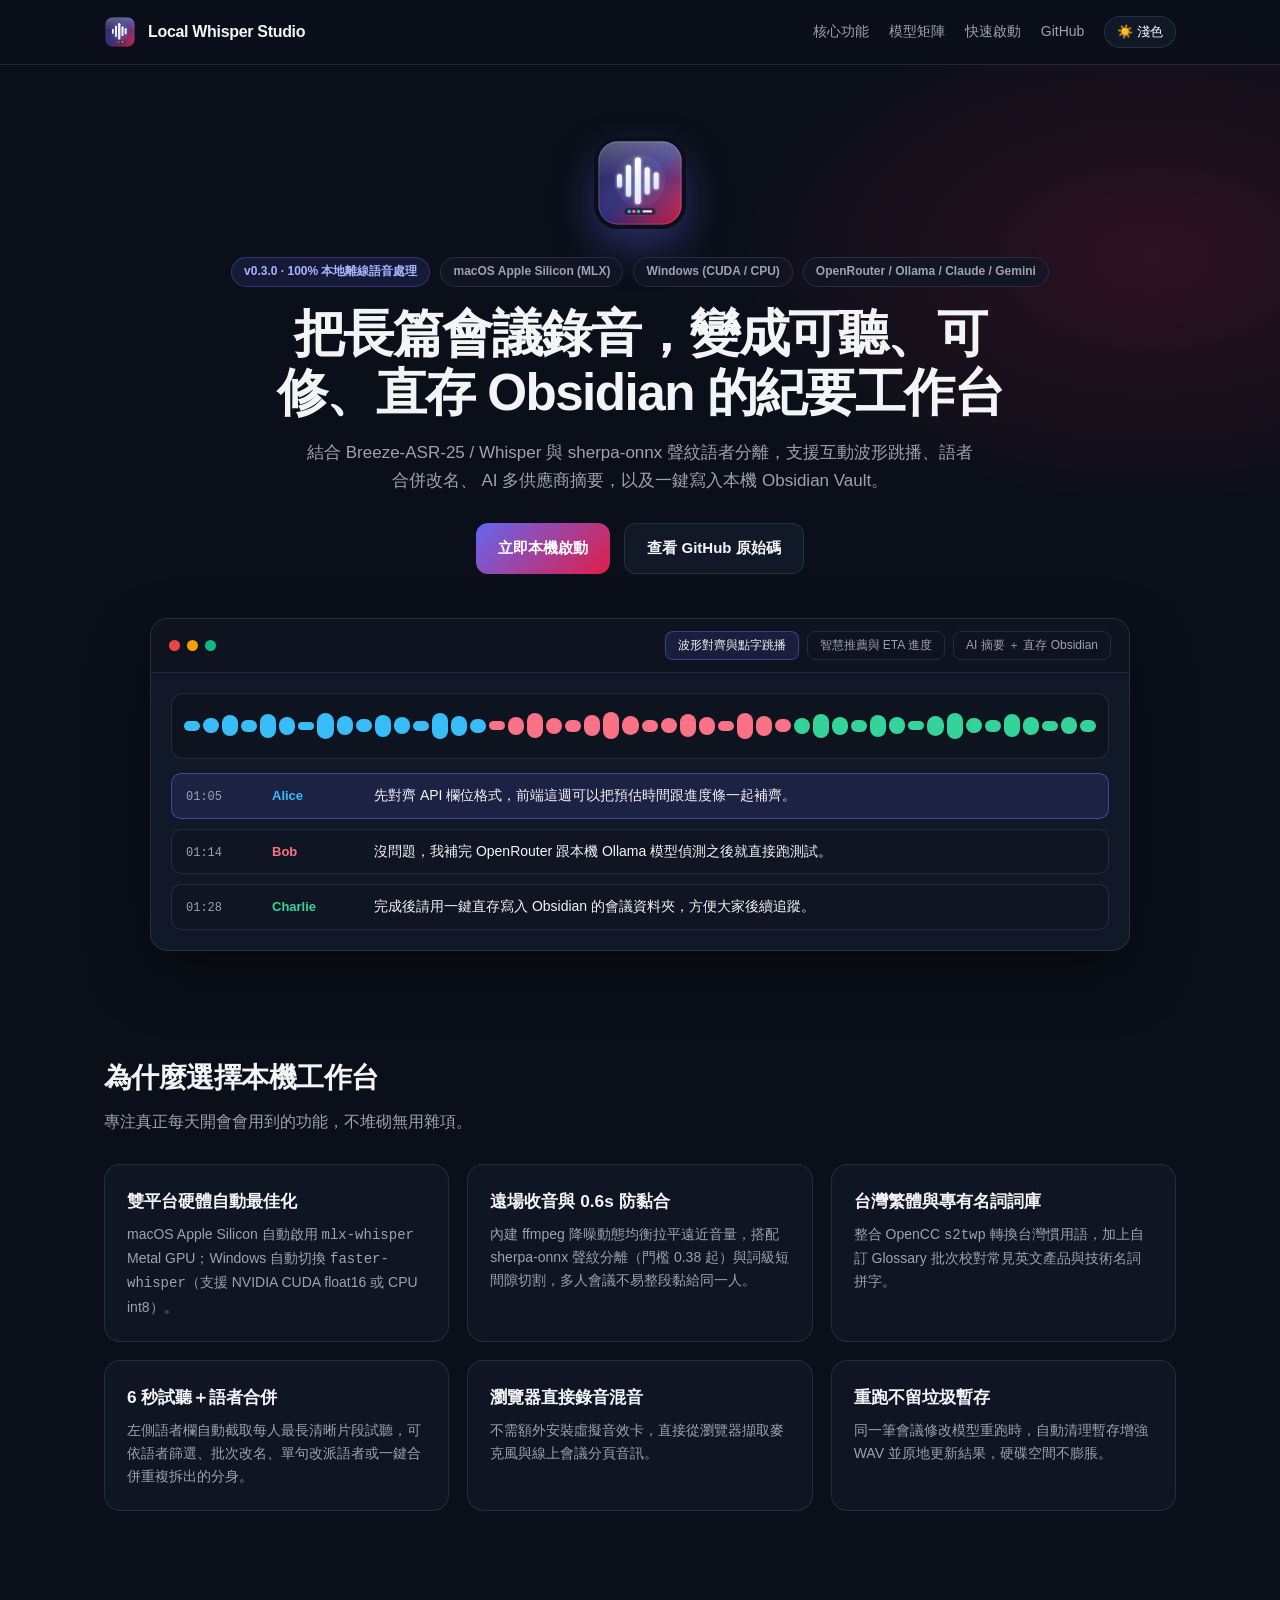
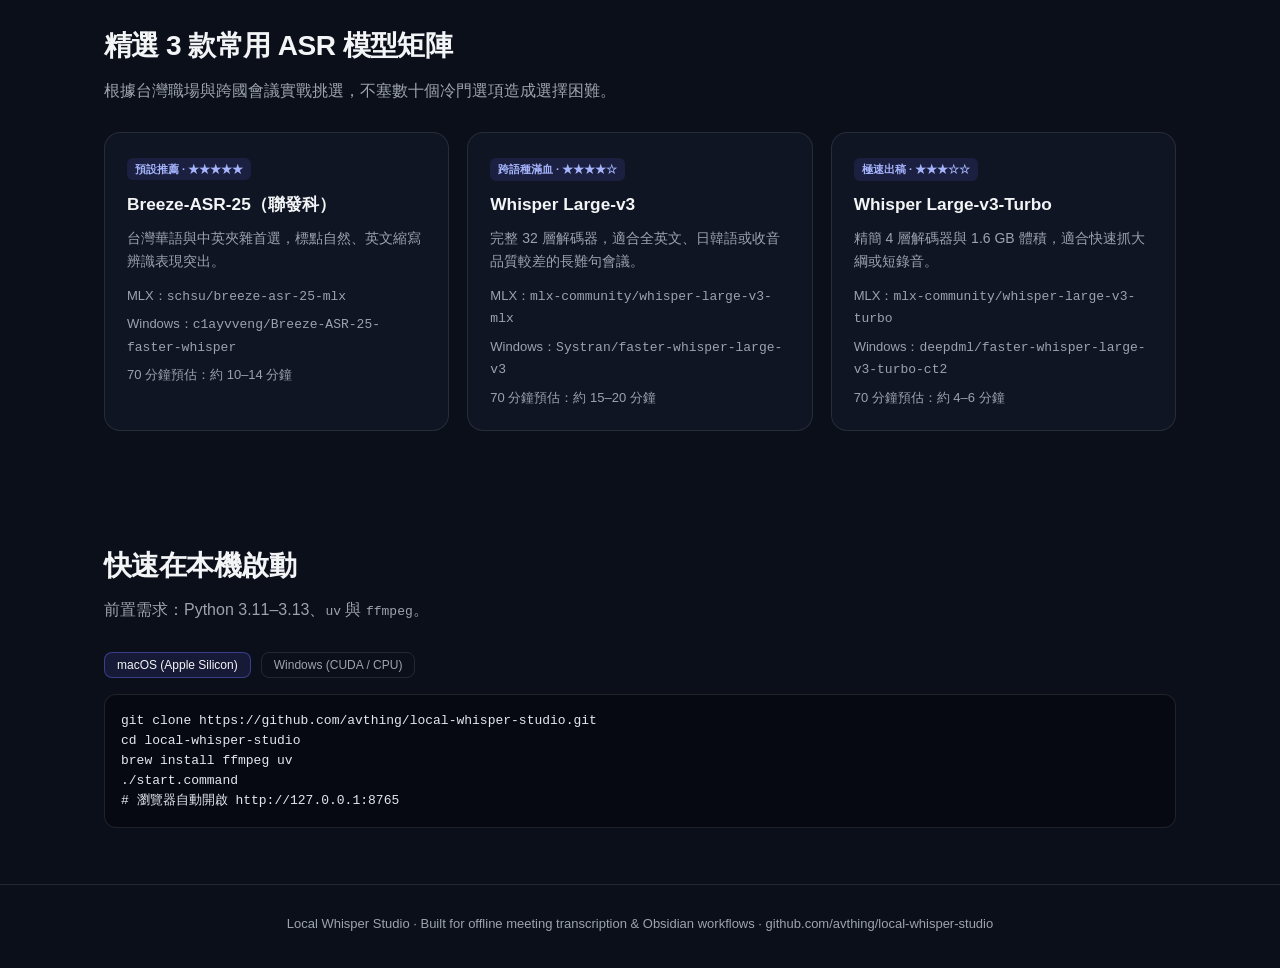
<file: docs/index.html>
<!DOCTYPE html>
<html lang="zh-Hant" data-theme="dark">
<head>
  <meta charset="UTF-8" />
  <meta name="viewport" content="width=device-width, initial-scale=1.0" />
  <title>Local Whisper Studio — 跨平台離線會議轉錄、聲紋分離與 AI 紀要工作台</title>
  <link rel="icon" type="image/svg+xml" href="./icon.svg" />
  <style>
    :root {
      --bg: #0b0f19;
      --bg-elevated: #111827;
      --bg-card: rgba(17, 24, 39, 0.78);
      --border: rgba(255, 255, 255, 0.1);
      --text: #f3f4f6;
      --text-muted: #9ca3af;
      --accent: #6366f1;
      --accent-2: #e11d48;
      --accent-soft: rgba(99, 102, 241, 0.14);
      --sky: #38bdf8;
      --emerald: #34d399;
      --rose: #fb7185;
      --shadow: 0 24px 60px rgba(0, 0, 0, 0.45);
    }
    html[data-theme="light"] {
      --bg: #f8fafc;
      --bg-elevated: #ffffff;
      --bg-card: rgba(255, 255, 255, 0.9);
      --border: rgba(15, 23, 42, 0.1);
      --text: #0f172a;
      --text-muted: #475569;
      --accent: #4f46e5;
      --accent-2: #e11d48;
      --accent-soft: rgba(79, 70, 229, 0.08);
      --shadow: 0 20px 50px rgba(15, 23, 42, 0.08);
    }
    * { box-sizing: border-box; }
    body {
      margin: 0;
      font-family: -apple-system, BlinkMacSystemFont, "SF Pro Text", "Segoe UI", "Noto Sans TC", sans-serif;
      background:
        radial-gradient(900px 500px at 15% -10%, rgba(99, 102, 241, 0.22), transparent 60%),
        radial-gradient(700px 420px at 90% 10%, rgba(225, 29, 72, 0.16), transparent 60%),
        var(--bg);
      color: var(--text);
      line-height: 1.65;
    }
    a { color: inherit; text-decoration: none; }
    .container { max-width: 1120px; margin: 0 auto; padding: 0 24px; }

    /* Nav */
    header {
      position: sticky; top: 0; z-index: 20;
      backdrop-filter: blur(14px);
      background: color-mix(in srgb, var(--bg) 78%, transparent);
      border-bottom: 1px solid var(--border);
    }
    .nav {
      display: flex; align-items: center; justify-content: space-between;
      height: 64px;
    }
    .brand { display: flex; align-items: center; gap: 12px; font-weight: 700; letter-spacing: -0.02em; }
    .brand img { width: 32px; height: 32px; border-radius: 8px; }
    .nav-links { display: flex; align-items: center; gap: 20px; font-size: 14px; color: var(--text-muted); }
    .nav-links a:hover { color: var(--text); }
    .theme-btn {
      border: 1px solid var(--border); background: var(--bg-elevated); color: var(--text);
      border-radius: 999px; padding: 6px 12px; cursor: pointer; font-size: 13px;
    }

    /* Hero */
    .hero { padding: 72px 0 48px; text-align: center; }
    .hero-icon {
      width: 92px; height: 92px; border-radius: 24px;
      box-shadow: 0 18px 40px rgba(99, 102, 241, 0.35);
      margin-bottom: 20px;
    }
    .pill-row { display: flex; justify-content: center; gap: 10px; flex-wrap: wrap; margin-bottom: 18px; }
    .pill {
      font-size: 12px; font-weight: 600; padding: 4px 12px; border-radius: 999px;
      border: 1px solid var(--border); background: var(--bg-card); color: var(--text-muted);
    }
    .pill.accent { background: var(--accent-soft); color: #a5b4fc; border-color: rgba(99, 102, 241, 0.35); }
    html[data-theme="light"] .pill.accent { color: #4338ca; }
    h1 {
      font-size: clamp(2rem, 4.4vw, 3.2rem);
      line-height: 1.15; margin: 0 auto 16px; max-width: 780px;
      letter-spacing: -0.03em;
    }
    .hero p {
      max-width: 680px; margin: 0 auto 28px; color: var(--text-muted); font-size: 17px;
    }
    .cta-row { display: flex; justify-content: center; gap: 14px; flex-wrap: wrap; }
    .btn {
      display: inline-flex; align-items: center; gap: 8px;
      padding: 12px 22px; border-radius: 12px; font-weight: 600; font-size: 15px;
      transition: transform 0.15s ease, opacity 0.15s ease;
      cursor: pointer; border: 1px solid var(--border);
    }
    .btn:hover { transform: translateY(-1px); }
    .btn-primary {
      background: linear-gradient(135deg, var(--accent), var(--accent-2));
      color: #fff; border: none;
    }
    .btn-secondary { background: var(--bg-elevated); color: var(--text); }

    /* Interactive App Window Mockup */
    .mockup-wrap { margin: 44px auto 0; max-width: 980px; }
    .mockup {
      background: var(--bg-elevated); border: 1px solid var(--border);
      border-radius: 18px; overflow: hidden; box-shadow: var(--shadow); text-align: left;
    }
    .mockup-top {
      display: flex; align-items: center; justify-content: space-between;
      padding: 12px 18px; border-bottom: 1px solid var(--border);
      background: color-mix(in srgb, var(--bg) 55%, var(--bg-elevated));
    }
    .dots { display: flex; gap: 7px; }
    .dots span { width: 11px; height: 11px; border-radius: 50%; display: inline-block; }
    .dots span:nth-child(1) { background: #ef4444; }
    .dots span:nth-child(2) { background: #f59e0b; }
    .dots span:nth-child(3) { background: #10b981; }
    .mockup-tabs { display: flex; gap: 8px; flex-wrap: wrap; }
    .tab-btn {
      border: 1px solid var(--border); background: transparent; color: var(--text-muted);
      padding: 5px 12px; border-radius: 8px; font-size: 12px; cursor: pointer;
    }
    .tab-btn.active { background: var(--accent-soft); color: var(--text); border-color: rgba(99,102,241,0.45); }
    .mockup-body { padding: 20px; }
    .tab-panel { display: none; }
    .tab-panel.active { display: block; }

    .wave-bar {
      display: grid; grid-template-columns: repeat(48, 1fr); gap: 3px; align-items: center;
      height: 66px; padding: 10px 12px; border-radius: 12px;
      background: color-mix(in srgb, var(--bg) 60%, var(--bg-elevated));
      border: 1px solid var(--border); margin-bottom: 14px;
    }
    .wave-bar i { display: block; border-radius: 999px; background: var(--sky); }
    .wave-bar i.spk2 { background: var(--rose); }
    .wave-bar i.spk3 { background: var(--emerald); }

    .transcript-sample { display: grid; gap: 10px; }
    .seg {
      display: grid; grid-template-columns: 74px 90px 1fr; gap: 12px; align-items: baseline;
      padding: 10px 14px; border-radius: 10px; border: 1px solid var(--border);
      background: color-mix(in srgb, var(--bg) 35%, var(--bg-elevated));
      font-size: 14px;
    }
    .seg.highlight { border-color: rgba(99, 102, 241, 0.55); background: var(--accent-soft); }
    .ts { font-family: ui-monospace, SFMono-Regular, monospace; font-size: 12px; color: var(--text-muted); }
    .spk { font-weight: 600; font-size: 13px; }
    .spk.c1 { color: var(--sky); }
    .spk.c2 { color: var(--rose); }
    .spk.c3 { color: var(--emerald); }

    /* Sections */
    section { padding: 56px 0; }
    h2 { font-size: 1.75rem; margin: 0 0 8px; letter-spacing: -0.02em; }
    .sub { color: var(--text-muted); margin: 0 0 28px; }
    .grid-3 { display: grid; grid-template-columns: repeat(auto-fit, minmax(280px, 1fr)); gap: 18px; }
    .grid-2 { display: grid; grid-template-columns: repeat(auto-fit, minmax(340px, 1fr)); gap: 18px; }
    .card {
      background: var(--bg-card); border: 1px solid var(--border); border-radius: 16px;
      padding: 22px; backdrop-filter: blur(10px);
    }
    .card h3 { margin: 0 0 8px; font-size: 1.08rem; }
    .card p { margin: 0; color: var(--text-muted); font-size: 14px; }
    .badge {
      display: inline-block; font-size: 11px; font-weight: 600; padding: 2px 8px;
      border-radius: 6px; background: var(--accent-soft); color: #a5b4fc; margin-bottom: 10px;
    }
    html[data-theme="light"] .badge { color: #4338ca; }

    .os-switch { display: flex; gap: 10px; margin-bottom: 16px; }
    pre {
      margin: 0; padding: 16px; border-radius: 12px; overflow-x: auto;
      background: #060911; color: #e2e8f0; border: 1px solid var(--border);
      font-size: 13px; line-height: 1.55;
    }
    .meta-list { list-style: none; padding: 0; margin: 12px 0 0; display: grid; gap: 6px; font-size: 13px; color: var(--text-muted); }

    footer {
      border-top: 1px solid var(--border); padding: 28px 0 42px;
      color: var(--text-muted); font-size: 13px; text-align: center;
    }
    @media (max-width: 680px) {
      .seg { grid-template-columns: 1fr; gap: 4px; }
      .nav-links a.hide-sm { display: none; }
    }
  </style>
</head>
<body>
  <header>
    <div class="container nav">
      <div class="brand">
        <img src="./icon.svg" alt="Local Whisper Studio Icon" />
        <span>Local Whisper Studio</span>
      </div>
      <div class="nav-links">
        <a class="hide-sm" href="#features">核心功能</a>
        <a class="hide-sm" href="#models">模型矩陣</a>
        <a class="hide-sm" href="#quickstart">快速啟動</a>
        <a href="https://github.com/avthing/local-whisper-studio" target="_blank" rel="noopener">GitHub</a>
        <button id="theme-toggle" class="theme-btn" type="button">☀️ 淺色</button>
      </div>
    </div>
  </header>

  <main class="container">
    <section class="hero">
      <img class="hero-icon" src="./icon.svg" alt="Local Whisper Studio App Icon" />
      <div class="pill-row">
        <span class="pill accent">v0.3.0 · 100% 本地離線語音處理</span>
        <span class="pill">macOS Apple Silicon (MLX)</span>
        <span class="pill">Windows (CUDA / CPU)</span>
        <span class="pill">OpenRouter / Ollama / Claude / Gemini</span>
      </div>
      <h1>把長篇會議錄音，變成可聽、可修、直存 Obsidian 的紀要工作台</h1>
      <p>
        結合 Breeze-ASR-25 / Whisper 與 sherpa-onnx 聲紋語者分離，支援互動波形跳播、語者合併改名、
        AI 多供應商摘要，以及一鍵寫入本機 Obsidian Vault。
      </p>
      <div class="cta-row">
        <a class="btn btn-primary" href="#quickstart">立即本機啟動</a>
        <a class="btn btn-secondary" href="https://github.com/avthing/local-whisper-studio" target="_blank" rel="noopener">查看 GitHub 原始碼</a>
      </div>

      <div class="mockup-wrap">
        <div class="mockup">
          <div class="mockup-top">
            <div class="dots"><span></span><span></span><span></span></div>
            <div class="mockup-tabs">
              <button class="tab-btn active" data-tab="tab-wave">波形對齊與點字跳播</button>
              <button class="tab-btn" data-tab="tab-diar">智慧推薦與 ETA 進度</button>
              <button class="tab-btn" data-tab="tab-ai">AI 摘要 ＋ 直存 Obsidian</button>
            </div>
          </div>
          <div class="mockup-body">
            <div id="tab-wave" class="tab-panel active">
              <div class="wave-bar" id="mock-wave"></div>
              <div class="transcript-sample">
                <div class="seg highlight">
                  <span class="ts">01:05</span>
                  <span class="spk c1">Alice</span>
                  <span>先對齊 API 欄位格式，前端這週可以把預估時間跟進度條一起補齊。</span>
                </div>
                <div class="seg">
                  <span class="ts">01:14</span>
                  <span class="spk c2">Bob</span>
                  <span>沒問題，我補完 OpenRouter 跟本機 Ollama 模型偵測之後就直接跑測試。</span>
                </div>
                <div class="seg">
                  <span class="ts">01:28</span>
                  <span class="spk c3">Charlie</span>
                  <span>完成後請用一鍵直存寫入 Obsidian 的會議資料夾，方便大家後續追蹤。</span>
                </div>
              </div>
            </div>
            <div id="tab-diar" class="tab-panel">
              <div class="grid-2">
                <div class="card">
                  <span class="badge">情境引導推薦</span>
                  <h3>不知道選哪個模型？回答 3 個問題即可</h3>
                  <p>選擇「會議語系（台灣中英夾雜／純中文／英文多語）」、「收音人數與場景」及「優先順序」，系統自動配對 ASR 模型、聲紋門檻與是否開啟遠場降噪動態均衡。</p>
                </div>
                <div class="card">
                  <span class="badge">即時預估與持久化進度</span>
                  <h3>4 階段進度條＋剩餘時間（ETA）</h3>
                  <p>轉錄任務在背景佇列執行，重新整理瀏覽器畫面會自動續接進度輪詢；就算伺服器重啟，未完成的任務也會在啟動時自動恢復排程。</p>
                </div>
              </div>
            </div>
            <div id="tab-ai" class="tab-panel">
              <div class="grid-2">
                <div class="card">
                  <span class="badge">4 大 AI 供應商即時切換</span>
                  <h3>OpenRouter / Ollama / Claude / Gemini</h3>
                  <p>API Key 僅保存在本機 gitignored 設定檔，API 回應一律遮罩處理。支援免付費本機 Ollama（自動偵測 `/api/tags` 已下載模型），也能零費用一鍵複製完整 Prompt。</p>
                </div>
                <div class="card">
                  <span class="badge">🟣 直存 Obsidian Vault</span>
                  <h3>一鍵寫入 Markdown ＋ obsidian:// 開啟</h3>
                  <p>內建路徑穿越防護（`is_relative_to`）與安全檔名過濾，按下「直存 Obsidian」直接輸出包含與會者統計表、時間軸對話與 AI 摘要的 `.md` 筆記。</p>
                </div>
              </div>
            </div>
          </div>
        </div>
      </div>
    </section>

    <section id="features">
      <h2>為什麼選擇本機工作台</h2>
      <p class="sub">專注真正每天開會會用到的功能，不堆砌無用雜項。</p>
      <div class="grid-3">
        <div class="card">
          <h3>雙平台硬體自動最佳化</h3>
          <p>macOS Apple Silicon 自動啟用 <code>mlx-whisper</code> Metal GPU；Windows 自動切換 <code>faster-whisper</code>（支援 NVIDIA CUDA float16 或 CPU int8）。</p>
        </div>
        <div class="card">
          <h3>遠場收音與 0.6s 防黏合</h3>
          <p>內建 ffmpeg 降噪動態均衡拉平遠近音量，搭配 sherpa-onnx 聲紋分離（門檻 0.38 起）與詞級短間隙切割，多人會議不易整段黏給同一人。</p>
        </div>
        <div class="card">
          <h3>台灣繁體與專有名詞詞庫</h3>
          <p>整合 OpenCC <code>s2twp</code> 轉換台灣慣用語，加上自訂 Glossary 批次校對常見英文產品與技術名詞拼字。</p>
        </div>
        <div class="card">
          <h3>6 秒試聽＋語者合併</h3>
          <p>左側語者欄自動截取每人最長清晰片段試聽，可依語者篩選、批次改名、單句改派語者或一鍵合併重複拆出的分身。</p>
        </div>
        <div class="card">
          <h3>瀏覽器直接錄音混音</h3>
          <p>不需額外安裝虛擬音效卡，直接從瀏覽器擷取麥克風與線上會議分頁音訊。</p>
        </div>
        <div class="card">
          <h3>重跑不留垃圾暫存</h3>
          <p>同一筆會議修改模型重跑時，自動清理暫存增強 WAV 並原地更新結果，硬碟空間不膨脹。</p>
        </div>
      </div>
    </section>

    <section id="models">
      <h2>精選 3 款常用 ASR 模型矩陣</h2>
      <p class="sub">根據台灣職場與跨國會議實戰挑選，不塞數十個冷門選項造成選擇困難。</p>
      <div class="grid-3">
        <div class="card">
          <span class="badge">預設推薦 · ★★★★★</span>
          <h3>Breeze-ASR-25（聯發科）</h3>
          <p>台灣華語與中英夾雜首選，標點自然、英文縮寫辨識表現突出。</p>
          <ul class="meta-list">
            <li>MLX：<code>schsu/breeze-asr-25-mlx</code></li>
            <li>Windows：<code>c1ayvveng/Breeze-ASR-25-faster-whisper</code></li>
            <li>70 分鐘預估：約 10–14 分鐘</li>
          </ul>
        </div>
        <div class="card">
          <span class="badge">跨語種滿血 · ★★★★☆</span>
          <h3>Whisper Large-v3</h3>
          <p>完整 32 層解碼器，適合全英文、日韓語或收音品質較差的長難句會議。</p>
          <ul class="meta-list">
            <li>MLX：<code>mlx-community/whisper-large-v3-mlx</code></li>
            <li>Windows：<code>Systran/faster-whisper-large-v3</code></li>
            <li>70 分鐘預估：約 15–20 分鐘</li>
          </ul>
        </div>
        <div class="card">
          <span class="badge">極速出稿 · ★★★☆☆</span>
          <h3>Whisper Large-v3-Turbo</h3>
          <p>精簡 4 層解碼器與 1.6 GB 體積，適合快速抓大綱或短錄音。</p>
          <ul class="meta-list">
            <li>MLX：<code>mlx-community/whisper-large-v3-turbo</code></li>
            <li>Windows：<code>deepdml/faster-whisper-large-v3-turbo-ct2</code></li>
            <li>70 分鐘預估：約 4–6 分鐘</li>
          </ul>
        </div>
      </div>
    </section>

    <section id="quickstart">
      <h2>快速在本機啟動</h2>
      <p class="sub">前置需求：Python 3.11–3.13、<code>uv</code> 與 <code>ffmpeg</code>。</p>
      <div class="os-switch">
        <button class="tab-btn active" data-os="os-mac">macOS (Apple Silicon)</button>
        <button class="tab-btn" data-os="os-win">Windows (CUDA / CPU)</button>
      </div>
      <div id="os-mac" class="tab-panel active">
<pre><code>git clone https://github.com/avthing/local-whisper-studio.git
cd local-whisper-studio
brew install ffmpeg uv
./start.command
# 瀏覽器自動開啟 http://127.0.0.1:8765</code></pre>
      </div>
      <div id="os-win" class="tab-panel">
<pre><code>git clone https://github.com/avthing/local-whisper-studio.git
cd local-whisper-studio
winget install Gyan.FFmpeg astral-sh.uv
start.bat
:: 瀏覽器自動開啟 http://127.0.0.1:8765</code></pre>
      </div>
    </section>
  </main>

  <footer>
    <div class="container">
      Local Whisper Studio · Built for offline meeting transcription &amp; Obsidian workflows ·
      <a href="https://github.com/avthing/local-whisper-studio" target="_blank" rel="noopener">github.com/avthing/local-whisper-studio</a>
    </div>
  </footer>

  <script>
    const root = document.documentElement;
    const toggle = document.getElementById("theme-toggle");
    toggle.addEventListener("click", () => {
      const next = root.getAttribute("data-theme") === "dark" ? "light" : "dark";
      root.setAttribute("data-theme", next);
      toggle.textContent = next === "dark" ? "☀️ 淺色" : "🌙 深色";
    });

    // Generate deterministic acoustic waveform bars in mockup
    const wave = document.getElementById("mock-wave");
    const heights = [22, 34, 48, 28, 54, 42, 18, 60, 44, 30, 50, 38, 24, 58, 46, 32,
      20, 40, 56, 36, 26, 48, 62, 44, 28, 34, 52, 40, 22, 58, 46, 30,
      36, 54, 42, 26, 50, 38, 20, 46, 60, 34, 28, 52, 40, 24, 38, 26];
    heights.forEach((h, i) => {
      const bar = document.createElement("i");
      bar.style.height = h + "%";
      if (i >= 16 && i < 32) bar.className = "spk2";
      else if (i >= 32) bar.className = "spk3";
      wave.appendChild(bar);
    });

    document.querySelectorAll("[data-tab]").forEach((btn) => {
      btn.addEventListener("click", () => {
        document.querySelectorAll("[data-tab]").forEach((b) => b.classList.remove("active"));
        btn.classList.add("active");
        ["tab-wave", "tab-diar", "tab-ai"].forEach((id) => {
          document.getElementById(id).classList.toggle("active", id === btn.dataset.tab);
        });
      });
    });

    document.querySelectorAll("[data-os]").forEach((btn) => {
      btn.addEventListener("click", () => {
        document.querySelectorAll("[data-os]").forEach((b) => b.classList.remove("active"));
        btn.classList.add("active");
        ["os-mac", "os-win"].forEach((id) => {
          document.getElementById(id).classList.toggle("active", id === btn.dataset.os);
        });
      });
    });
  </script>
</body>
</html>
</file>
